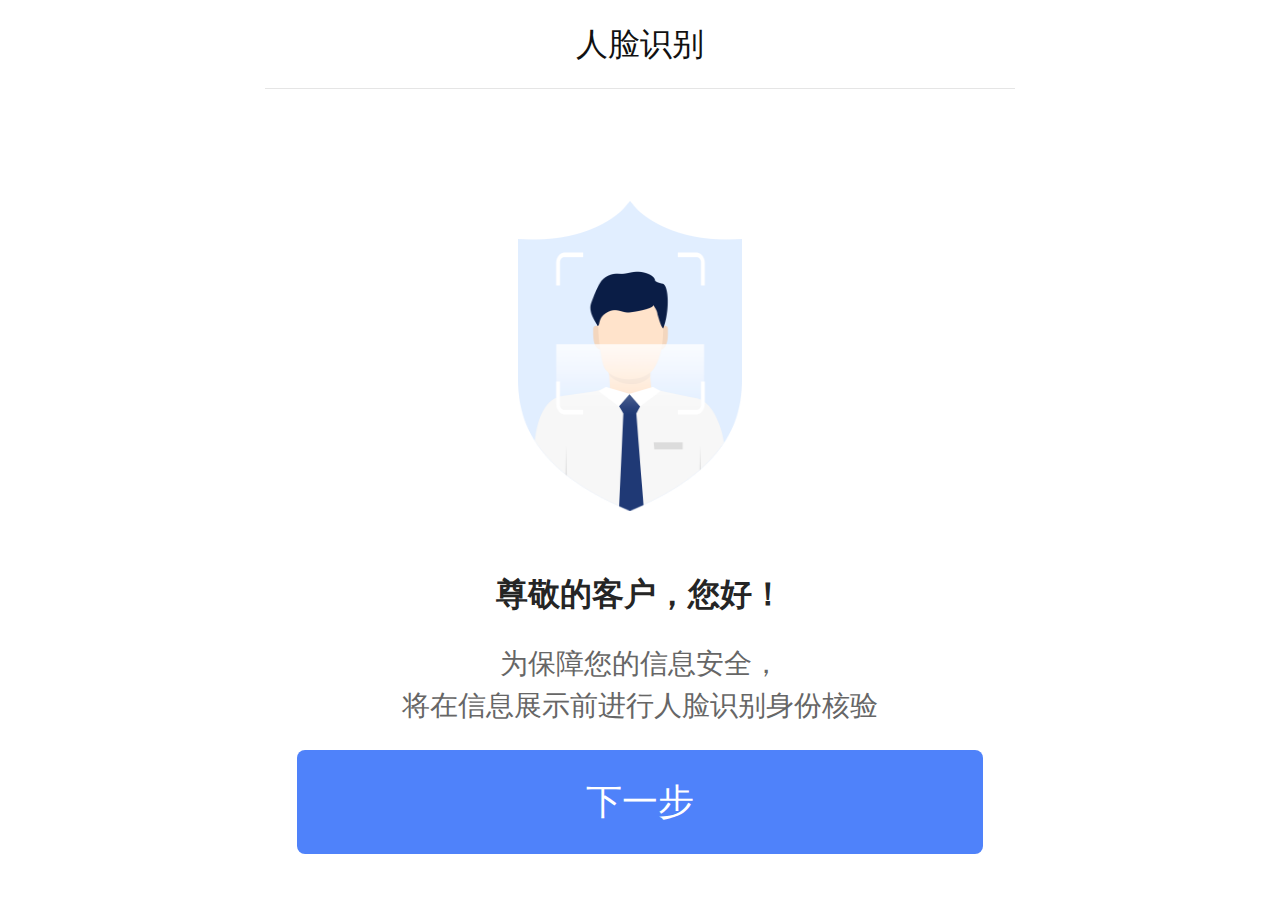
<file: index.html>
<!DOCTYPE html>
<html lang="en">
  <head>
    <meta charset="UTF-8" />
    <meta http-equiv="X-UA-Compatible" content="IE=edge" />
    <meta name="viewport" content="width=device-width, initial-scale=1.0" />
    <title>网银预投保</title>
    <link rel="stylesheet" href="./public/lib/layui/css/layui.mobile.css" />
    <link rel="stylesheet" href="./public/css/public.css" />
    <style>
      .header {
        width: 100%;
        height: 88px;
        background: #ffffff;
        box-shadow: 0px 1px 0px 0px rgba(0, 0, 0, 0.1);
        text-align: center;
      }
      .header h2 {
        line-height: 88px;
        font-size: 32px;
        font-family: PingFang SC;
        font-weight: 500;
        color: #111111;
      }
      .endIcon {
        margin: 113px 253px 0 253px;
        width: 224px;
        height: 310px;
      }
      .title {
        font-size: 32px;
        font-family: PingFang SC;
        font-weight: bold;
        color: #252525;
        line-height: 34px;
        text-align: center;
        margin-bottom: 32px;
        margin-top: 66px;
      }
      .text {
        width: 100%;
        font-size: 28px;
        font-family: PingFang SC;
        font-weight: 500;
        color: #666666;
        text-align: center;
        color: #666666;
        line-height: 42px;
        margin: 0 auto;
      }
      .btn_up {
        width: 686px;
        height: 104px;
        background: #4f82fa;
        border-radius: 8px;
        line-height: 104px;
        text-align: center;
        margin: 0 auto;
        font-size: 36px;
        font-family: PingFang SC;
        font-weight: 500;
        color: #ffffff;
        position: absolute;
        bottom: 46px;
        left: 50%;
        transform: translate(-50%, 0);
      }
    </style>
  </head>
  <script src="./public/js/auto.js"></script>


  <body>
    <div class="moble">

    <div class="header">
      <h2>人脸识别</h2>
    </div>
    <div class="box">
      <img class="endIcon" src="./public/imgs/person.png" alt="" srcset="" />
      <h2 class="title">尊敬的客户，您好！</h2>
      <p class="text">为保障您的信息安全，</p>
      <p class="text">将在信息展示前进行人脸识别身份核验</p>
    </div>
    <div onclick="nextStep()" class="btn_up">下一步</div>
  </div>

  </body>
  <script src="./public/lib/layui/layui.js"></script>
  <script>
    /*
        这里介绍新的方法:H5新媒体接口 navigator.mediaDevices.getUserMedia()
        这个方法会提示用户是否允许媒体输入,(媒体输入主要包括相机,视频采集设备,屏幕共享服务,麦克风,A/D转换器等)
        返回的是一个Promise对象。
        如果用户同意使用权限,则会将 MediaStream对象作为resolve()的参数传给then()
        如果用户拒绝使用权限,或者请求的媒体资源不可用,则会将 PermissionDeniedError作为reject()的参数传给catch()
        */
    function nextStep() {
      // 头像相机

      var self = this;
      if (navigator.mediaDevices === undefined) {
        navigator.mediaDevices = {};
      }
      if (navigator.mediaDevices.getUserMedia === undefined) {
        navigator.mediaDevices.getUserMedia = function (constraints) {
          var getUserMedia =
            navigator.getUserMedia ||
            navigator.webkitGetUserMedia ||
            navigator.mozGetUserMedia ||
            navigator.msGetUserMedia ||
            navigator.oGetUserMedia;
          if (!getUserMedia) {
            return Promise.reject(
              new Error("getUserMedia is not implemented in this browser")
            );
          }
          return new Promise(function (resolve, reject) {
            getUserMedia.call(navigator, constraints, resolve, reject);
          });
        };
      }
      if (window.stream) {
        window.stream.getTracks().forEach((track) => {
          track.stop();
        });
      }
      var constraints = (window.constraints = {
        audio: false,
        video: {
          sourceId: "default",
          facingMode: { exact: "user" },
        },
      });
      navigator.mediaDevices
        .getUserMedia(constraints)
        .then(function (stream) {})
        .catch(function (err) {
          alert(err.name + ": " + err.message);
        });
      window.location.href = "./upPapers.html";
    }
  </script>
</html>
</file>
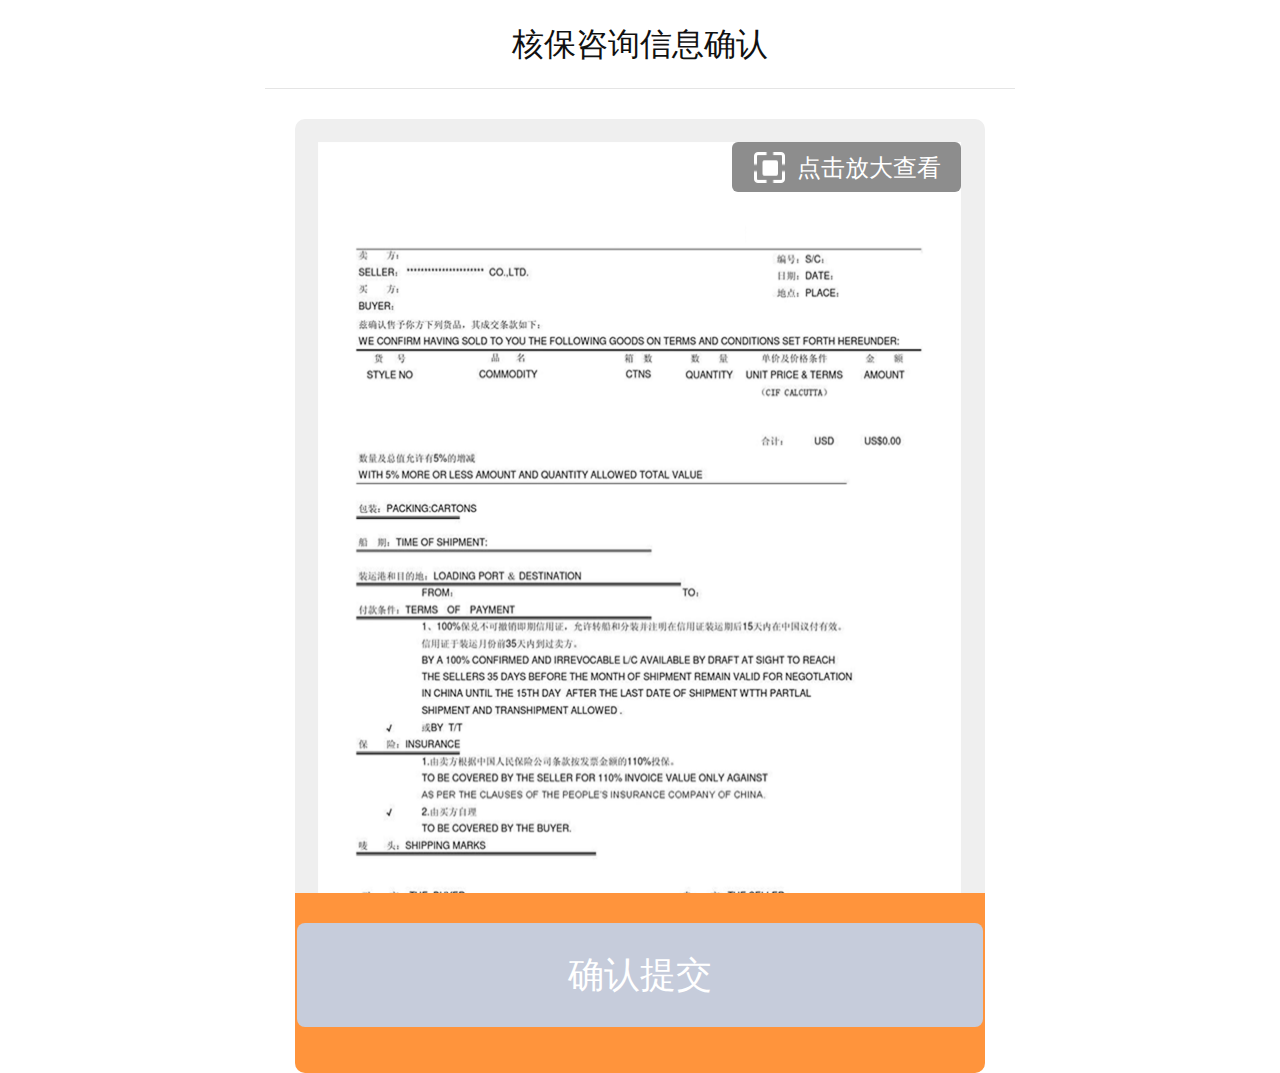
<file: confirm.html>
<!DOCTYPE html>
<html lang="en">
  <head>
    <meta charset="UTF-8" />
    <meta http-equiv="X-UA-Compatible" content="IE=edge" />
    <meta name="viewport" content="width=device-width, initial-scale=1.0" />
    <title>网银预投保</title>
    <link rel="stylesheet" href="./public/lib/layui/css/layui.mobile.css" />
    <link rel="stylesheet" href="./public/css/public.css" />
    <style>
      .header {
        width: 750px;
        height: 88px;
        background: #ffffff;
        box-shadow: 0px 1px 0px 0px rgba(0, 0, 0, 0.1);
        text-align: center;
      }
      .header h2 {
        line-height: 88px;
        font-size: 32px;
        font-family: PingFang SC;
        font-weight: 500;
        color: #111111;
      }
      .content {
        width: 690px;
        height: 954px;
        background: #efefef;
        border-radius: 10px;
        padding: 23px 23px 0 23px;
        margin: 0 auto;
        margin-top: 31px;
        box-sizing: border-box;
        position: relative;
      }
      .content .imgBox {
        width: 643px;
        height: 937px;
        padding: 0;
        position: relative;
      }
      .btn_fd {
        font-size: 24px;
        font-family: PingFang SC;
        font-weight: 400;
        color: #ffffff;
        line-height: 12px;
        position: absolute;
        right: 0;
        top: 0;
        text-align: center;
        width: 229px;
        height: 50px;
        background: #1d1d1d;
        opacity: 0.5;
        border-radius: 6px;
      }
      .btn_fd .icon_fd {
        position: relative;
        top: 10px;
        margin-right: 6px;
      }
      .btn_qm {
        width: 690px;
        height: 180px;
        background: #ff943c;
        border-radius: 0px 0px 10px 10px;
        position: absolute;
        bottom: 0;
        left: 0;
        text-align: center;
        font-size: 32px;
        font-family: PingFang SC;
        font-weight: 500;
        color: #ffffff;
        line-height: 180px;
        display: flex;
        align-items: center;
        justify-content: center;
      }
      .btn_qm img {
        margin-right: 20px;
      }
      .btn_up {
        width: 686px;
        height: 104px;
        background: #c6ccdb;
        border-radius: 8px;
        line-height: 104px;
        text-align: center;
        position: absolute;
        bottom: 46px;
        left: 50%;
        transform: translate(-50%, 0);
        font-size: 36px;
        font-family: PingFang SC;
        font-weight: 500;
        color: #ffffff;
      }
      #cans {
        width: 643px;
        height: 157px;
        position: absolute;
        left: 50%;
        top: 50%;
        transform: translate(-50%, -50%);
        z-index: 999;
        border-radius: 0px 0px 10px 10px;
        background-color: #ffffff;
      }
      /*使图片在浏览器中居中显示*/
      .bigImg {
        position: absolute;
        top: 50%;
        left: 50%;
        /*图片向左移动自身宽度的50%, 向上移动自身高度的50%。*/
        transform: translate(-50%, -50%);
        width: 90%;
        height: 90%;
      }
      /*遮罩层*/
      .opacityBottom {
        width: 100%;
        height: 100%;
        position: fixed;
        background: rgba(0, 0, 0, 0.8);
        z-index: 1000;
        top: 0;
        left: 0;
      }
    </style>
  </head>
  <script src="./public/js/auto.js"></script>


  <body>
    <div class="moble">
    <div class="header">
      <h2>核保咨询信息确认</h2>
    </div>
    <div class="content">
      <div class="imgBox">
        <img
          class="pdf"
          src="./public/imgs/pdf.png"
          width="100%"
          height="100%"
          alt=""
        />
        <div class="btn_fd">
          <img
            class="icon_fd"
            width="32"
            height="32"
            src="./public/imgs/fda.png"
            alt=""
          />
          点击放大查看
        </div>
      </div>
      <div class="btn_qm">
        <img
          class="icon_fd"
          width="48"
          height="48"
          src="./public/imgs/qming.png"
          alt=""
        />
        点击签名
        <div id="cans"></div>
      </div>
    </div>
    <div class="btn_up">确认提交</div>
  </div>
  </body>
  <script src="./public/lib/jquery-1.11.1.min.js"></script>
  <script src="./public/lib/layui/layui.js"></script>
  <script src="./public/lib/dzjm.min.js"></script>
  <script>
    var ele = document.getElementById("cans");
    var eleSign = new EleSign(); //实例化对象
    eleSign.init(); //初始化
    eleSign.moutedEle(ele); //将签名节点放入到传入的element节点中
    //toPng	获取当前签名的base64位数据png类型	无	无
    // toJpeg	获取当前签名的base64位数据jpeg类型
    // setColor	设置签名的颜色	color:颜色字符串rgb hex均可以	setLineWidth	设置线宽
    // clear	清除签名
    // isEmpty	获取是否签名了
    ele.style.display = "none";
    $(".btn_qm").click(() => {
      ele.style.display = "block";
      $(".btn_up").css("background", "#4F82FA");
    });
    $(".btn_fd").click(() => {
      var imgsrc = $(".pdf").attr("src");

      var opacityBottom =
        '<div class="opacityBottom" style = "display:none"><img class="bigImg" src="' +
        imgsrc +
        '"></div>';
      $(document.body).append(opacityBottom);
      toBigImg(); //变大函数
    });
    function toBigImg() {
      $(".opacityBottom").addClass("opacityBottom"); //添加遮罩层
      $(".opacityBottom").show();
      $("html,body").addClass("none-scroll"); //下层不可滑动
      $(".bigImg").addClass("bigImg"); //添加图片样式
      $(".opacityBottom").click(function () {
        //点击关闭
        $("html,body").removeClass("none-scroll");
        $(".opacityBottom").remove();
      });
    }
    $(".btn_up").click(() => {
      window.location.href = "./end.html";
    });
  </script>
</html>
</file>
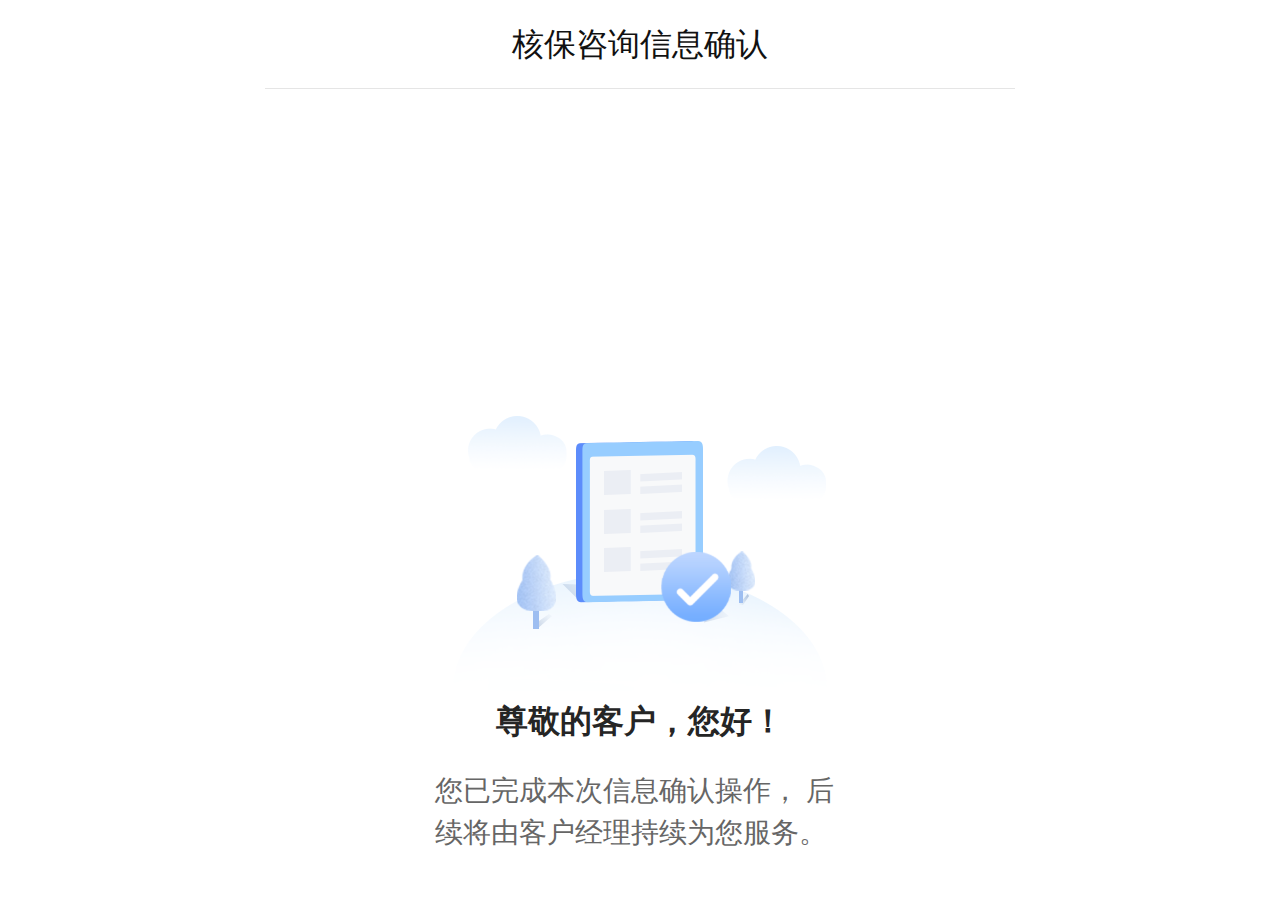
<file: end.html>
<!DOCTYPE html>
<html lang="en">
  <head>
    <meta charset="UTF-8" />
    <meta http-equiv="X-UA-Compatible" content="IE=edge" />
    <meta name="viewport" content="width=device-width, initial-scale=1.0" />
    <title>网银预投保</title>
    <link rel="stylesheet" href="./public/lib/layui/css/layui.mobile.css" />
    <link rel="stylesheet" href="./public/css/public.css" />
    <style>
      .header {
        width: 750px;
        height: 88px;
        background: #ffffff;
        box-shadow: 0px 1px 0px 0px rgba(0, 0, 0, 0.1);
        text-align: center;
      }
      .header h2 {
        line-height: 88px;
        font-size: 32px;
        font-family: PingFang SC;
        font-weight: 500;
        color: #111111;
      }
      .endIcon {
        margin: 328px 188px 0 188px;
      }
      .title {
        font-size: 32px;
        font-family: PingFang SC;
        font-weight: bold;
        color: #252525;
        line-height: 34px;
        text-align: center;
      }
      .text {
        width: 410px;
        height: 68px;
        font-size: 28px;
        font-family: PingFang SC;
        font-weight: 500;
        color: #666666;
        line-height: 42px;
        margin: 0 auto;
        margin-top: 32px;
      }
    </style>
  </head>
  <script src="./public/js/auto.js"></script>


  <body>
    <div class="moble">

    <div class="header">
      <h2>核保咨询信息确认</h2>
    </div>
    <div class="box">
      <img class="endIcon" src="./public/imgs/end.png" alt="" srcset="" />
      <h2 class="title">尊敬的客户，您好！</h2>
      <p class="text">
        您已完成本次信息确认操作， 后续将由客户经理持续为您服务。
      </p>
    </div>
  </div>

  </body>
  <script src="./public/lib/layui/layui.js"></script>
</html>
</file>
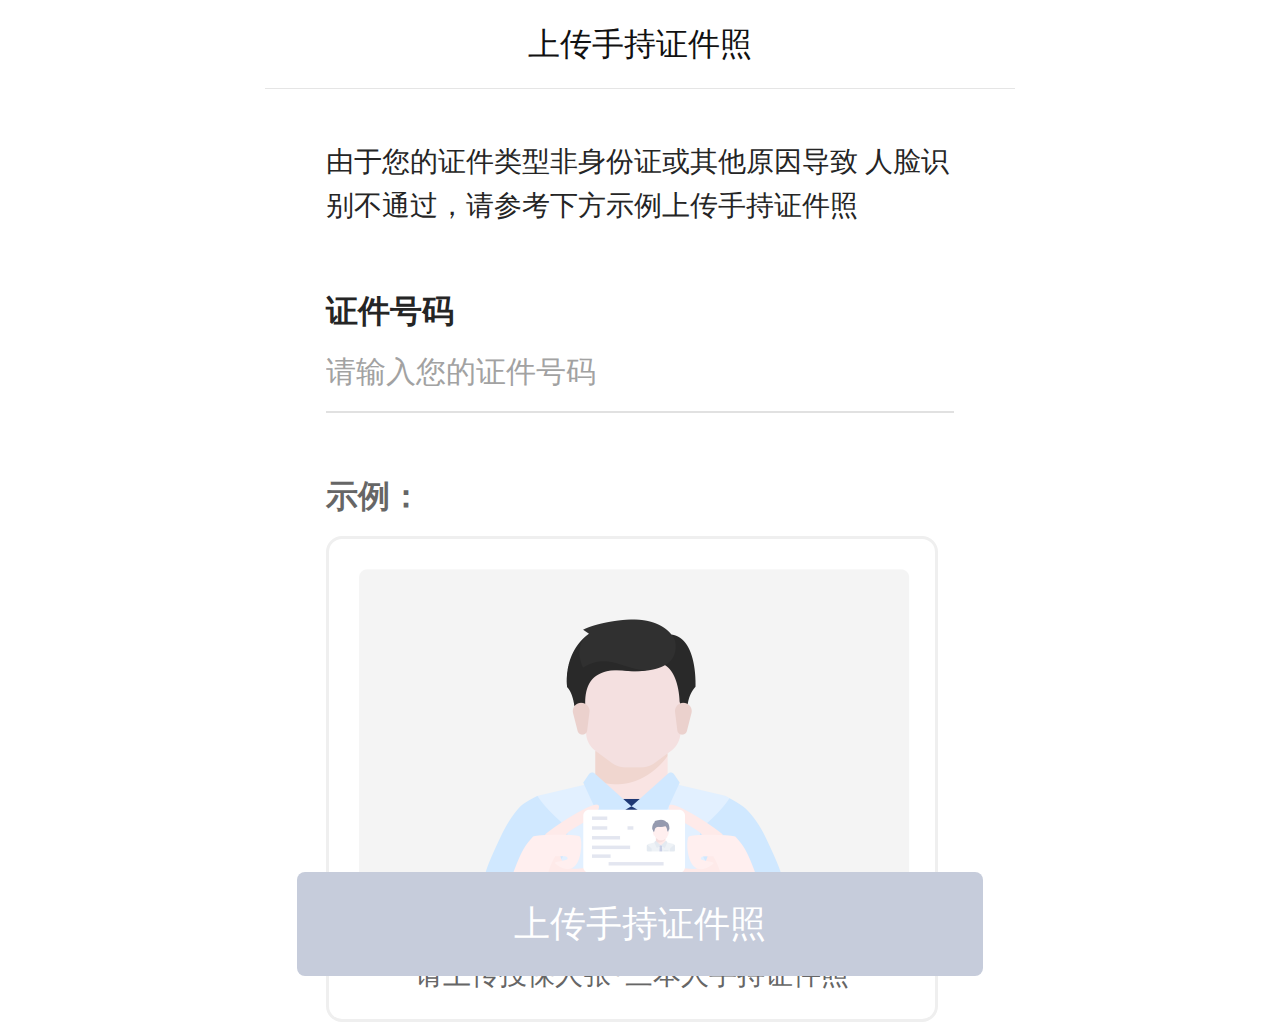
<file: upPapers.html>
<!DOCTYPE html>
<html lang="en">
  <head>
    <meta charset="UTF-8" />
    <meta http-equiv="X-UA-Compatible" content="IE=edge" />
    <meta name="viewport" content="width=device-width, initial-scale=1.0" />
    <title>网银预投保</title>
    <link rel="stylesheet" href="./public/lib/layui/css/layui.mobile.css" />
    <link rel="stylesheet" href="./public/css/public.css" />
    <style>
      .header {
        width: 750px;
        height: 88px;
        background: #ffffff;
        box-shadow: 0px 1px 0px 0px rgba(0, 0, 0, 0.1);
        text-align: center;
      }
      .header h2 {
        line-height: 88px;
        font-size: 32px;
        font-family: PingFang SC;
        font-weight: 500;
        color: #111111;
      }
      .content {
        width: 100%;
        padding: 0 61px;
        box-sizing: border-box;
      }
      .content .introduce {
        width: 626px;
        font-size: 28px;
        font-family: PingFang SC;
        font-weight: 500;
        color: #252525;
        line-height: 44px;
        margin-top: 52px;
      }
      .content .title {
        font-size: 32px;
        font-family: PingFang SC;
        font-weight: bold;
        color: #252525;
        line-height: 44px;
        margin-top: 61px;
      }
      .layui-input {
        width: 100%;
        height: 78px;
        border: none;
        font-size: 30px;
        font-family: PingFang SC;
        font-weight: 500;
        border-bottom: 2px solid #e1e1e1;
      }
      .layui-input::placeholder {
        color: #a2a2a2;
      }
      .content .box_demo {
        width: 612px;
        height: 486px;
        border: 3px solid #efefef;
        border-radius: 16px;
        padding: 30px;
        box-sizing: border-box;
      }
      .content .box_demo .text {
        height: 30px;
        font-size: 28px;
        font-family: PingFang SC;
        font-weight: 500;
        color: #666666;
        line-height: 30px;
        margin-top: 44px;
        text-align: center;
      }
      .btn_up {
        width: 686px;
        margin: 0 auto;
        height: 104px;
        background: #c6ccdb;
        border-radius: 8px;
        position: absolute;
        bottom: 46px;
        left: 50%;
        transform: translate(-50%, 0);
        font-size: 36px;
        font-family: PingFang SC;
        font-weight: 500;
        color: #ffffff;
        line-height: 104px;
        text-align: center;
      }
    </style>
  </head>
  <script src="./public/js/auto.js"></script>


  <body>
    <div class="moble">

    <div class="header">
      <h2>上传手持证件照</h2>
    </div>
    <div class="content">
      <p class="introduce">
        由于您的证件类型非身份证或其他原因导致
        人脸识别不通过，请参考下方示例上传手持证件照
      </p>
      <div class="title">证件号码</div>
      <input
        type="number"
        name="title"
        required
        lay-verify="required"
        placeholder="请输入您的证件号码"
        autocomplete="off"
        class="layui-input"
      />
      <div class="title" style="color: #666666; margin-bottom: 18px">
        示例：
      </div>
      <div class="box_demo">
        <img src="./public/imgs/sl.png" width="551" height="347" alt="" />
        <div class="text">请上传投保人<span>张*三</span>本人手持证件照</div>
      </div>
    </div>
    <div class="btn_up">上传手持证件照</div>
  </div>

  </body>
  <script src="./public/lib/layui/layui.js"></script>
  <script src="./public/lib/jquery-1.11.1.min.js"></script>
  <script>

    let nextStep = false;
    $(".layui-input").bind("input propertychange", function () {
      let personId = $(".layui-input").val();
      if (personId.length>0) {
        $(".btn_up").css("background", "#4F82FA");
        nextStep = true;
        console.log(nextStep);
      } else {
        $(".btn_up").css("background", "#C6CCDB");
        nextStep = false;
      }
    });
    $(".btn_up").click(() => {
      if (nextStep) {
        window.location.href = "./upSure.html";
      }
    });
  </script>
</html>
</file>
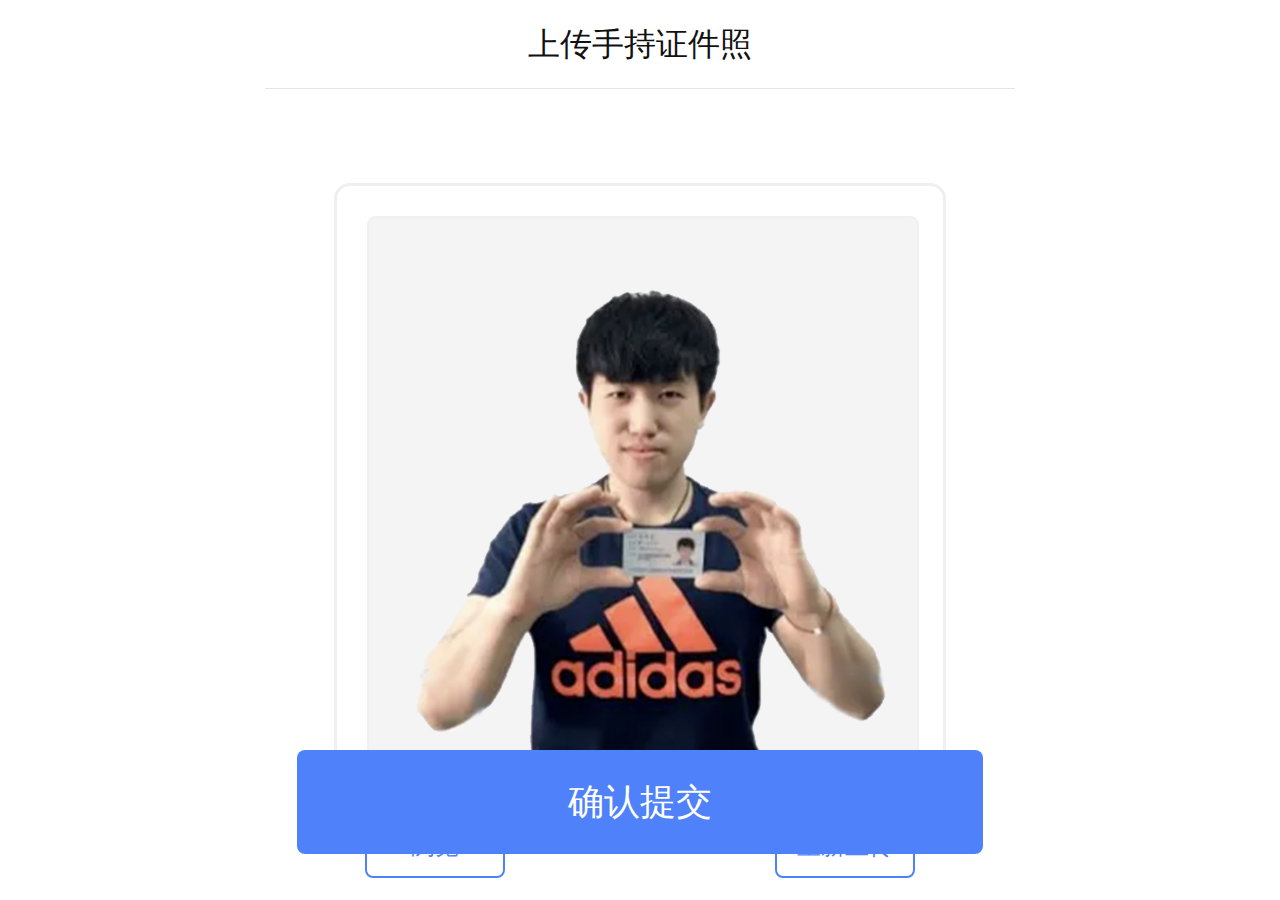
<file: upSure.html>
<!DOCTYPE html>
<html lang="en">
  <head>
    <meta charset="UTF-8" />
    <meta http-equiv="X-UA-Compatible" content="IE=edge" />
    <meta name="viewport" content="width=device-width, initial-scale=1.0" />
    <title>网银预投保</title>
    <link rel="stylesheet" href="./public/lib/layui/css/layui.mobile.css" />
    <link rel="stylesheet" href="./public/css/public.css" />
    <style>
      .header {
        width: 750px;
        height: 88px;
        background: #ffffff;
        box-shadow: 0px 1px 0px 0px rgba(0, 0, 0, 0.1);
        text-align: center;
      }
      .header h2 {
        line-height: 88px;
        font-size: 32px;
        font-family: PingFang SC;
        font-weight: 500;
        color: #111111;
      }
      .btn_up {
        width: 686px;
        height: 104px;
        background: #4f82fa;
        border-radius: 8px;
        line-height: 104px;
        text-align: center;
        position: absolute;
        bottom: 46px;
        left: 50%;
        transform: translate(-50%, 0);
        font-size: 36px;
        font-family: PingFang SC;
        font-weight: 500;
        color: #ffffff;
      }
      .boxPic {
        width: 612px;
        height: 606px;
        border: 3px solid #efefef;
        border-radius: 16px;
        margin: 0 auto;
        box-sizing: border-box;
        padding: 30px;
        margin-top: 95px;
      }
      .btn {
        width: 136px;
        height: 60px;
        border: 2px solid #4f82fa;
        border-radius: 8px;
        line-height: 60px;
        text-align: center;
        font-size: 24px;
        font-family: PingFang SC;
        font-weight: 500;
        color: #4f82fa;
      }
      .btnBox {
        display: flex;
        justify-content: space-between;
        padding: 0 100px;
        box-sizing: border-box;
        margin-top: 25px;
      }
      .layui-upload-file {
        display: none;
      }
    </style>
  </head>
  <script src="./public/js/auto.js"></script>

  <body>
    <div class="moble">

    <div class="header">
      <h2>上传手持证件照</h2>
    </div>
    <div class="boxPic">
      <img width="552" height="544" src="./public/imgs/personImg.png" alt="" />
    </div>
    <div class="btnBox">
      <div class="btn">浏览</div>
      <div class="btn">重新上传</div>
    </div>
    <div class="btn_up">确认提交</div>
  </div>

  </body>
  <script src="./public/lib/jquery-1.11.1.min.js"></script>
  <script src="./public/lib/layui/layui.js"></script>
  <script>
    layui.use("upload", function () {
      var upload = layui.upload;

      var uploadInst = upload.render({
        elem: ".btn", //绑定元素
        url: "/upload/", //上传接口
        done: function (res) {
          //上传完毕回调
        },
        error: function () {
          //请求异常回调
        },
      });
    });
    $(".btn_up").click(() => {
      window.location.href = "./confirm.html";
    });
  </script>
</html>
</file>
<file: public/lib/layui/css/layui.mobile.css>
/** layui-v2.5.5 MIT License By https://www.layui.com */
 blockquote,body,button,dd,div,dl,dt,form,h1,h2,h3,h4,h5,h6,input,legend,li,ol,p,td,textarea,th,ul{margin:0;padding:0;-webkit-tap-highlight-color:rgba(0,0,0,0)}html{font:12px 'Helvetica Neue','PingFang SC',STHeitiSC-Light,Helvetica,Arial,sans-serif;-ms-text-size-adjust:100%;-webkit-text-size-adjust:100%}a,button,input{-webkit-tap-highlight-color:rgba(255,0,0,0)}a{text-decoration:none;background:0 0}a:active,a:hover{outline:0}table{border-collapse:collapse;border-spacing:0}li{list-style:none}b,strong{font-weight:700}h1,h2,h3,h4,h5,h6{font-weight:500}address,cite,dfn,em,var{font-style:normal}dfn{font-style:italic}sub,sup{font-size:75%;line-height:0;position:relative;vertical-align:baseline}img{border:0;vertical-align:bottom}.layui-inline,input,label{vertical-align:middle}button,input,optgroup,select,textarea{color:inherit;font:inherit;margin:0;outline:0}button,select{text-transform:none}select{-webkit-appearance:none;border:none}input{line-height:normal}input[type=checkbox],input[type=radio]{box-sizing:border-box;padding:0}input[type=number]::-webkit-inner-spin-button,input[type=number]::-webkit-outer-spin-button{height:auto}input[type=search]{-webkit-appearance:textfield;-moz-box-sizing:content-box;-webkit-box-sizing:content-box;box-sizing:content-box}input[type=search]::-webkit-search-cancel-button,input[type=search]::-webkit-search-decoration{-webkit-appearance:none}@font-face{font-family:layui-icon;src:url(../font/iconfont.eot?v=1.0.7);src:url(../font/iconfont.eot?v=1.0.7#iefix) format('embedded-opentype'),url(../font/iconfont.woff?v=1.0.7) format('woff'),url(../font/iconfont.ttf?v=1.0.7) format('truetype'),url(../font/iconfont.svg?v=1.0.7#iconfont) format('svg')}.layui-icon{font-family:layui-icon!important;font-size:16px;font-style:normal;-webkit-font-smoothing:antialiased;-moz-osx-font-smoothing:grayscale}.layui-box,.layui-box *{-webkit-box-sizing:content-box!important;-moz-box-sizing:content-box!important;box-sizing:content-box!important}.layui-border-box,.layui-border-box *{-webkit-box-sizing:border-box!important;-moz-box-sizing:border-box!important;box-sizing:border-box!important}.layui-inline{position:relative;display:inline-block;*display:inline;*zoom:1}.layui-edge,.layui-upload-iframe{position:absolute;width:0;height:0}.layui-edge{border-style:dashed;border-color:transparent;overflow:hidden}.layui-elip{text-overflow:ellipsis;overflow:hidden;white-space:nowrap}.layui-unselect{-moz-user-select:none;-webkit-user-select:none;-ms-user-select:none}.layui-disabled,.layui-disabled:active{background-color:#d2d2d2!important;color:#fff!important;cursor:not-allowed!important}.layui-circle{border-radius:100%}.layui-show{display:block!important}.layui-hide{display:none!important}.layui-upload-iframe{border:0;visibility:hidden}.layui-upload-enter{border:1px solid #009E94;background-color:#009E94;color:#fff;-webkit-transform:scale(1.1);transform:scale(1.1)}@-webkit-keyframes layui-m-anim-scale{0%{opacity:0;-webkit-transform:scale(.5);transform:scale(.5)}100%{opacity:1;-webkit-transform:scale(1);transform:scale(1)}}@keyframes layui-m-anim-scale{0%{opacity:0;-webkit-transform:scale(.5);transform:scale(.5)}100%{opacity:1;-webkit-transform:scale(1);transform:scale(1)}}.layui-m-anim-scale{animation-name:layui-m-anim-scale;-webkit-animation-name:layui-m-anim-scale}@-webkit-keyframes layui-m-anim-up{0%{opacity:0;-webkit-transform:translateY(800px);transform:translateY(800px)}100%{opacity:1;-webkit-transform:translateY(0);transform:translateY(0)}}@keyframes layui-m-anim-up{0%{opacity:0;-webkit-transform:translateY(800px);transform:translateY(800px)}100%{opacity:1;-webkit-transform:translateY(0);transform:translateY(0)}}.layui-m-anim-up{-webkit-animation-name:layui-m-anim-up;animation-name:layui-m-anim-up}@-webkit-keyframes layui-m-anim-left{0%{-webkit-transform:translateX(100%);transform:translateX(100%)}100%{-webkit-transform:translateX(0);transform:translateX(0)}}@keyframes layui-m-anim-left{0%{-webkit-transform:translateX(100%);transform:translateX(100%)}100%{-webkit-transform:translateX(0);transform:translateX(0)}}.layui-m-anim-left{-webkit-animation-name:layui-m-anim-left;animation-name:layui-m-anim-left}@-webkit-keyframes layui-m-anim-right{0%{-webkit-transform:translateX(-100%);transform:translateX(-100%)}100%{-webkit-transform:translateX(0);transform:translateX(0)}}@keyframes layui-m-anim-right{0%{-webkit-transform:translateX(-100%);transform:translateX(-100%)}100%{-webkit-transform:translateX(0);transform:translateX(0)}}.layui-m-anim-right{-webkit-animation-name:layui-m-anim-right;animation-name:layui-m-anim-right}@-webkit-keyframes layui-m-anim-lout{0%{-webkit-transform:translateX(0);transform:translateX(0)}100%{-webkit-transform:translateX(-100%);transform:translateX(-100%)}}@keyframes layui-m-anim-lout{0%{-webkit-transform:translateX(0);transform:translateX(0)}100%{-webkit-transform:translateX(-100%);transform:translateX(-100%)}}.layui-m-anim-lout{-webkit-animation-name:layui-m-anim-lout;animation-name:layui-m-anim-lout}@-webkit-keyframes layui-m-anim-rout{0%{-webkit-transform:translateX(0);transform:translateX(0)}100%{-webkit-transform:translateX(100%);transform:translateX(100%)}}@keyframes layui-m-anim-rout{0%{-webkit-transform:translateX(0);transform:translateX(0)}100%{-webkit-transform:translateX(100%);transform:translateX(100%)}}.layui-m-anim-rout{-webkit-animation-name:layui-m-anim-rout;animation-name:layui-m-anim-rout}.layui-m-layer{position:relative;z-index:19891014}.layui-m-layer *{-webkit-box-sizing:content-box;-moz-box-sizing:content-box;box-sizing:content-box}.layui-m-layermain,.layui-m-layershade{position:fixed;left:0;top:0;width:100%;height:100%}.layui-m-layershade{background-color:rgba(0,0,0,.7);pointer-events:auto}.layui-m-layermain{display:table;font-family:Helvetica,arial,sans-serif;pointer-events:none}.layui-m-layermain .layui-m-layersection{display:table-cell;vertical-align:middle;text-align:center}.layui-m-layerchild{position:relative;display:inline-block;text-align:left;background-color:#fff;font-size:14px;border-radius:5px;box-shadow:0 0 8px rgba(0,0,0,.1);pointer-events:auto;-webkit-overflow-scrolling:touch;-webkit-animation-fill-mode:both;animation-fill-mode:both;-webkit-animation-duration:.2s;animation-duration:.2s}.layui-m-layer0 .layui-m-layerchild{width:90%;max-width:640px}.layui-m-layer1 .layui-m-layerchild{border:none;border-radius:0}.layui-m-layer2 .layui-m-layerchild{width:auto;max-width:260px;min-width:40px;border:none;background:0 0;box-shadow:none;color:#fff}.layui-m-layerchild h3{padding:0 10px;height:60px;line-height:60px;font-size:16px;font-weight:400;border-radius:5px 5px 0 0;text-align:center}.layui-m-layerbtn span,.layui-m-layerchild h3{text-overflow:ellipsis;overflow:hidden;white-space:nowrap}.layui-m-layercont{padding:50px 30px;line-height:22px;text-align:center}.layui-m-layer1 .layui-m-layercont{padding:0;text-align:left}.layui-m-layer2 .layui-m-layercont{text-align:center;padding:0;line-height:0}.layui-m-layer2 .layui-m-layercont i{width:25px;height:25px;margin-left:8px;display:inline-block;background-color:#fff;border-radius:100%;-webkit-animation:layui-m-anim-loading 1.4s infinite ease-in-out;animation:layui-m-anim-loading 1.4s infinite ease-in-out;-webkit-animation-fill-mode:both;animation-fill-mode:both}.layui-m-layerbtn,.layui-m-layerbtn span{position:relative;text-align:center;border-radius:0 0 5px 5px}.layui-m-layer2 .layui-m-layercont p{margin-top:20px}@-webkit-keyframes layui-m-anim-loading{0%,100%,80%{transform:scale(0);-webkit-transform:scale(0)}40%{transform:scale(1);-webkit-transform:scale(1)}}@keyframes layui-m-anim-loading{0%,100%,80%{transform:scale(0);-webkit-transform:scale(0)}40%{transform:scale(1);-webkit-transform:scale(1)}}.layui-m-layer2 .layui-m-layercont i:first-child{margin-left:0;-webkit-animation-delay:-.32s;animation-delay:-.32s}.layui-m-layer2 .layui-m-layercont i.layui-m-layerload{-webkit-animation-delay:-.16s;animation-delay:-.16s}.layui-m-layer2 .layui-m-layercont>div{line-height:22px;padding-top:7px;margin-bottom:20px;font-size:14px}.layui-m-layerbtn{display:box;display:-moz-box;display:-webkit-box;width:100%;height:50px;line-height:50px;font-size:0;border-top:1px solid #D0D0D0;background-color:#F2F2F2}.layui-m-layerbtn span{display:block;-moz-box-flex:1;box-flex:1;-webkit-box-flex:1;font-size:14px;cursor:pointer}.layui-m-layerbtn span[yes]{color:#40AFFE}.layui-m-layerbtn span[no]{border-right:1px solid #D0D0D0;border-radius:0 0 0 5px}.layui-m-layerbtn span:active{background-color:#F6F6F6}.layui-m-layerend{position:absolute;right:7px;top:10px;width:30px;height:30px;border:0;font-weight:400;background:0 0;cursor:pointer;-webkit-appearance:none;font-size:30px}.layui-m-layerend::after,.layui-m-layerend::before{position:absolute;left:5px;top:15px;content:'';width:18px;height:1px;background-color:#999;transform:rotate(45deg);-webkit-transform:rotate(45deg);border-radius:3px}.layui-m-layerend::after{transform:rotate(-45deg);-webkit-transform:rotate(-45deg)}body .layui-m-layer .layui-m-layer-footer{position:fixed;width:95%;max-width:100%;margin:0 auto;left:0;right:0;bottom:10px;background:0 0}.layui-m-layer-footer .layui-m-layercont{padding:20px;border-radius:5px 5px 0 0;background-color:rgba(255,255,255,.8)}.layui-m-layer-footer .layui-m-layerbtn{display:block;height:auto;background:0 0;border-top:none}.layui-m-layer-footer .layui-m-layerbtn span{background-color:rgba(255,255,255,.8)}.layui-m-layer-footer .layui-m-layerbtn span[no]{color:#FD482C;border-top:1px solid #c2c2c2;border-radius:0 0 5px 5px}.layui-m-layer-footer .layui-m-layerbtn span[yes]{margin-top:10px;border-radius:5px}body .layui-m-layer .layui-m-layer-msg{width:auto;max-width:90%;margin:0 auto;bottom:-150px;background-color:rgba(0,0,0,.7);color:#fff}.layui-m-layer-msg .layui-m-layercont{padding:10px 20px}
</file>
<file: public/css/public.css>
body, h1, h2, h3, h4, h5, h6, hr, p, blockquote, /* structural elements 结构元素 */
dl, dt, dd, ul, ol, li, /* list elements 列表元素 */
pre, /* text formatting elements 文本格式元素 */
fieldset, lengend, button, input, textarea, /* form elements 表单元素 */
th, td {
  /* table elements 表格元素 */
  margin: 0;
  padding: 0;
}

/* 设置默认字体 */
body,
button,
input,
select,
textarea {
  /* for ie */
  /*font: 12px/1 Tahoma, Helvetica, Arial, "宋体", sans-serif;*/
  font: 12px/1 Tahoma, Helvetica, Arial, "\5b8b\4f53", sans-serif; /* 用 ascii 字符表示，使得在任何编码下都无问题 */
}

h1 {
  font-size: 18px; /* 18px / 12px = 1.5 */
}
h2 {
  font-size: 16px;
}
h3 {
  font-size: 14px;
}
h4,
h5,
h6 {
  font-size: 100%;
}

address,
cite,
dfn,
em,
var {
  font-style: normal;
} /* 将斜体扶正 */
code,
kbd,
pre,
samp,
tt {
  font-family: "Courier New", Courier, monospace;
} /* 统一等宽字体 */
small {
  font-size: 12px;
} /* 小于 12px 的中文很难阅读，让 small 正常化 */

/* 重置列表元素 */
ul,
ol {
  list-style: none;
}

/* 重置文本格式元素 */
a {
  text-decoration: none;
}
a:hover {
  text-decoration: underline;
}

abbr[title],
acronym[title] {
  /* 注：1.ie6 不支持 abbr; 2.这里用了属性选择符，ie6 下无效果 */
  border-bottom: 1px dotted;
  cursor: help;
}



/* 重置表单元素 */
legend {
  color: #000;
} /* for ie6 */
fieldset,
img {
  border: none;
} /* img 搭车：让链接里的 img 无边框 */
/* 注：optgroup 无法扶正 */
button,
input,
select,
textarea {
  font-size: 100%; /* 使得表单元素在 ie 下能继承字体大小 */
}

/* 重置表格元素 */
table {
  border-collapse: collapse;
  border-spacing: 0;
}

/* 重置 hr */
hr {
  border: none;
  height: 1px;
}
.moble{
  background: #fff;
  max-width: 100%;
  width: 750px;
  margin: 0 auto;
  position: relative;
  min-height: 100vh;
  overflow: hidden;
}
</file>
